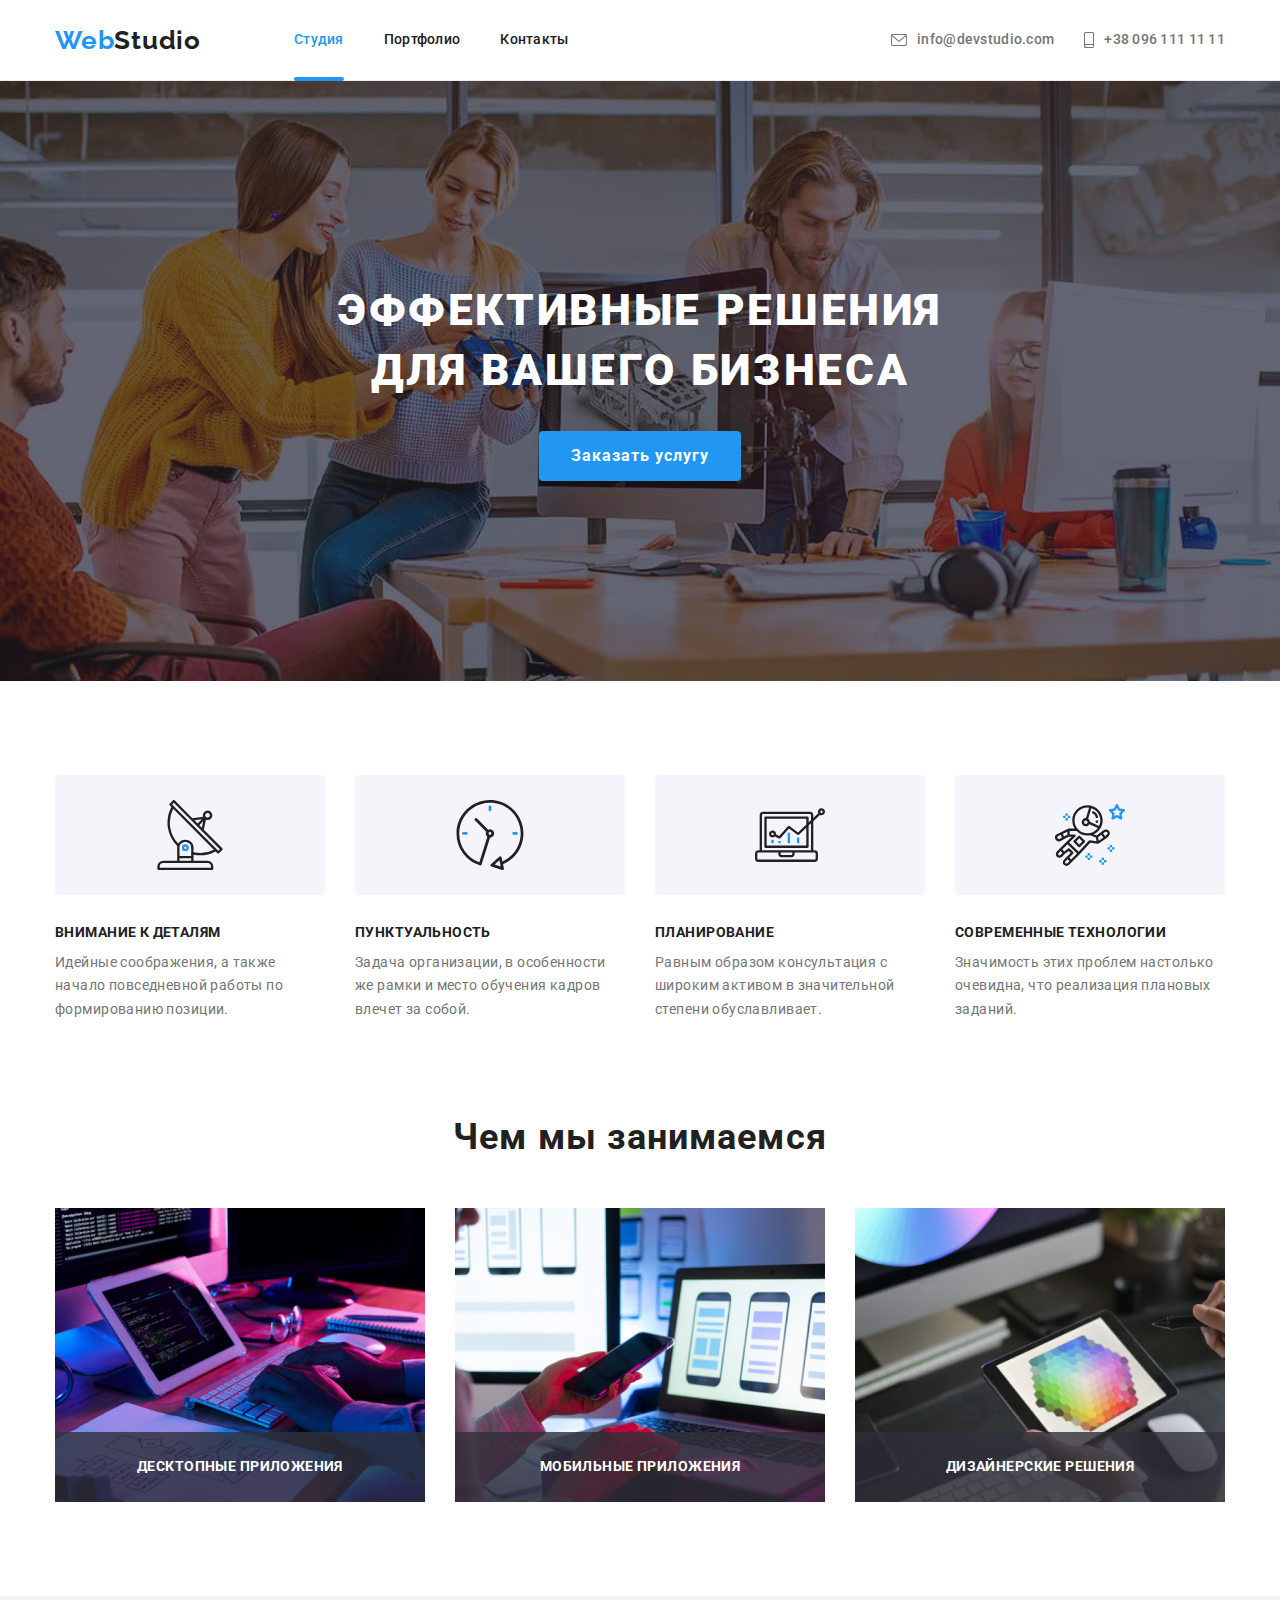
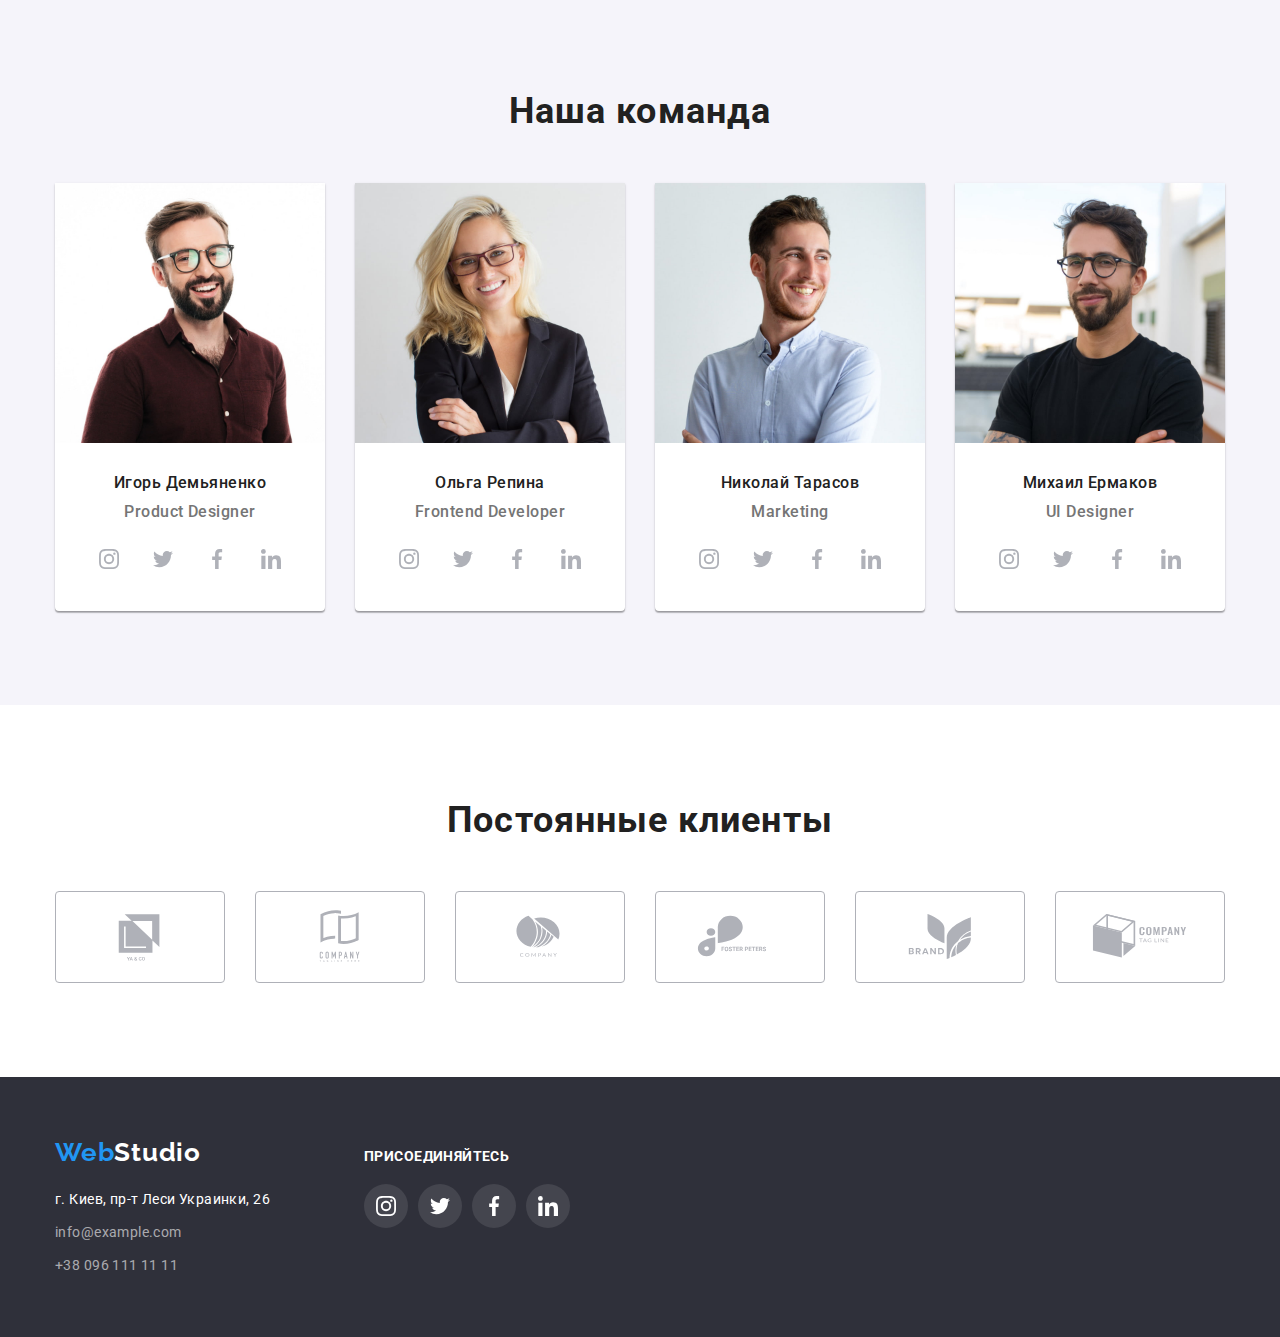
<file: index.html>
<!DOCTYPE html>
<html lang="ru">
  <head>
    <meta charset="UTF-8" />
    <meta http-equiv="X-UA-Compatible" content="IE=edge" />
    <meta name="viewport" content="width=device-width, initial-scale=1.0" />
    <title>Студия</title>
    <link rel="preconnect" href="https://fonts.googleapis.com" />
    <link rel="preconnect" href="https://fonts.gstatic.com" crossorigin />
    <link
      href="https://fonts.googleapis.com/css2?family=Raleway:wght@700&family=Roboto:wght@400;500;700;900&display=swap"
      rel="stylesheet"
    />
    <link
      rel="stylesheet"
      href="https://cdn.jsdelivr.net/npm/modern-normalize@1.1.0/modern-normalize.min.css"
    />
    <link rel="stylesheet" href="./css/styles.css" />
  </head>
  <body>
    <!--header-->
    <header class="header">
      <div class="container header-container">
        <a class="logo link" href="./index.html" lang="en">
          <span class="logo-blue">Web</span>Studio</a
        >
        <nav class="nav">
          <ul class="nav-list list">
            <li class="nav-item">
              <a class="nav-link link current" href="./index.html">Студия</a>
            </li>
            <li class="nav-item"><a class="nav-link link" href="./portfolio.html">Портфолио</a></li>
            <li class="nav-item"><a class="nav-link link" href="">Контакты</a></li>
          </ul>
        </nav>
        <ul class="contacts list">
          <li class="contacts-mail">
            <a class="nav-link contact-link link" href="mailto:">
              <svg class="header-icon" width="16" height="12">
                <use href="./images/icons.svg#envelope-hover"></use>
              </svg>
              info@devstudio.com</a
            >
          </li>
          <li class="contacts-tel">
            <a class="nav-link contact-link link" href="tel:+380961111111">
              <svg class="header-icon" width="10" height="16">
                <use href="./images/icons.svg#smartphone"></use>
              </svg>
              +38 096 111 11 11</a
            >
          </li>
        </ul>
      </div>
    </header>

    <!--content-->
    <main class="main">
      <!--Main banner-->
      <section class="hero">
        <div class="container">
          <h1 class="hero-txt">Эффективные решения для вашего бизнеса</h1>
          <button class="hero-button" type="button" data-modal-open>Заказать услугу</button>
        </div>
      </section>

      <!-- benefits -->
      <section class="benefits section">
        <div class="container">
          <h2 class="benefits-main-title visually-hidden">Наши преимущества</h2>
          <ul class="benefits-list list">
            <li class="benefits-item list">
              <div class="benefits-block-icon">
                <svg class="benefits-icon" width="70" height="70">
                  <use href="./images/icons.svg#antenna"></use>
                </svg>
              </div>
              <h3 class="benefits-title">Внимание к деталям</h3>
              <p class="benefits-txt">
                Идейные соображения, а также начало повседневной работы по формированию позиции.
              </p>
            </li>
            <li class="benefits-item list">
              <div class="benefits-block-icon">
                <svg class="benefits-icon" width="70" height="70">
                  <use href="./images/icons.svg#clock"></use>
                </svg>
              </div>
              <h3 class="benefits-title">Пунктуальность</h3>
              <p class="benefits-txt">
                Задача организации, в особенности же рамки и место обучения кадров влечет за собой.
              </p>
            </li>
            <li class="benefits-item list">
              <div class="benefits-block-icon">
                <svg class="benefits-icon" width="70" height="70">
                  <use href="./images/icons.svg#diagram"></use>
                </svg>
              </div>
              <h3 class="benefits-title">Планирование</h3>
              <p class="benefits-txt">
                Равным образом консультация с широким активом в значительной степени обуславливает.
              </p>
            </li>
            <li class="benefits-item list">
              <div class="benefits-block-icon">
                <svg class="benefits-icon" width="70" height="70">
                  <use href="./images/icons.svg#astronaut"></use>
                </svg>
              </div>
              <h3 class="benefits-title">Современные технологии</h3>
              <p class="benefits-txt">
                Значимость этих проблем настолько очевидна, что реализация плановых заданий.
              </p>
            </li>
          </ul>
        </div>
      </section>

      <!-- our work -->
      <section class="work section">
        <div class="container">
          <h2 class="work-title">Чем мы занимаемся</h2>
          <ul class="work-list list">
            <li class="work-item">
              <div class="work-block">
                <img
                  class="work-img"
                  src="./images/our_work/img_2_1.jpg"
                  alt="разработка кода десктопных приложений"
                  width="370"
                  height="294"
                />
                <div class="work-lower"><p class="work-text">Десктопные приложения</p></div>
              </div>
            </li>
            <li class="work-item">
              <div class="work-block">
                <img
                  class="work-img"
                  src="./images/our_work/img_2_2.jpg"
                  alt="разработка мобильных приложений"
                  width="370"
                  height="294"
                />
                <div class="work-lower"><p class="work-text">Мобильные приложения</p></div>
              </div>
            </li>
            <li class="work-item">
              <div class="work-block">
                <img
                  class="work-img"
                  src="./images/our_work/img_2_3.jpg"
                  alt="разработка дизайна"
                  width="370"
                  height="294"
                />
                <div class="work-lower"><p class="work-text">Дизайнерские решения</p></div>
              </div>
            </li>
          </ul>
        </div>
      </section>

      <!-- our team -->
      <section class="team section">
        <div class="container">
          <h2 class="team-title">Наша команда</h2>
          <ul class="team-list list">
            <li class="team-item">
              <img
                class="team-img"
                src="./images/our_team/img_3_1.jpg"
                alt="мужчина в очках и бородой"
                width="270"
                height="260"
              />
              <div class="team-content">
                <h3 class="team-name">Игорь Демьяненко</h3>
                <p class="team-position" lang="en">Product Designer</p>
                <ul class="team-socials list">
                  <li class="team-socials-item">
                    <a class="team-socials-link link" href="" aria-label="Instagram">
                      <svg class="team-socials-icon" width="20" height="20">
                        <use href="./images/icons.svg#instagram"></use>
                      </svg>
                    </a>
                  </li>
                  <li class="team-socials-item">
                    <a class="team-socials-link link" href="" aria-label="Twitter">
                      <svg class="team-socials-icon" width="20" height="20">
                        <use href="./images/icons.svg#twitter"></use>
                      </svg>
                    </a>
                  </li>
                  <li class="team-socials-item">
                    <a class="team-socials-link link" href="" aria-label="Facebook">
                      <svg class="team-socials-icon" width="20" height="20">
                        <use href="./images/icons.svg#facebook"></use>
                      </svg>
                    </a>
                  </li>
                  <li class="team-socials-item">
                    <a class="team-socials-link link" href="" aria-label="Linkedin">
                      <svg class="team-socials-icon" width="20" height="20">
                        <use href="./images/icons.svg#linkedin"></use>
                      </svg>
                    </a>
                  </li>
                </ul>
              </div>
            </li>
            <li class="team-item">
              <img
                class="team-img"
                src="./images/our_team/img_3_2.jpg"
                alt="женщина блондинка в очках"
                width="270"
                height="260"
              />
              <div class="team-content">
                <h3 class="team-name">Ольга Репина</h3>
                <p class="team-position" lang="en">Frontend Developer</p>
                <ul class="team-socials list">
                  <li class="team-socials-item">
                    <a class="team-socials-link link" href="" aria-label="Instagram">
                      <svg class="team-socials-icon" width="20" height="20">
                        <use href="./images/icons.svg#instagram"></use>
                      </svg>
                    </a>
                  </li>
                  <li class="team-socials-item">
                    <a class="team-socials-link link" href="" aria-label="Twitter">
                      <svg class="team-socials-icon" width="20" height="20">
                        <use href="./images/icons.svg#twitter"></use>
                      </svg>
                    </a>
                  </li>
                  <li class="team-socials-item">
                    <a class="team-socials-link link" href="" aria-label="Facebook">
                      <svg class="team-socials-icon" width="20" height="20">
                        <use href="./images/icons.svg#facebook"></use>
                      </svg>
                    </a>
                  </li>
                  <li class="team-socials-item">
                    <a class="team-socials-link link" href="" aria-label="Linkedin">
                      <svg class="team-socials-icon" width="20" height="20">
                        <use href="./images/icons.svg#linkedin"></use>
                      </svg>
                    </a>
                  </li>
                </ul>
              </div>
            </li>
            <li class="team-item">
              <img
                class="team-img"
                src="./images/our_team/img_3_3.jpg"
                alt="мужчина с улыбкой"
                width="270"
                height="260"
              />
              <div class="team-content">
                <h3 class="team-name">Николай Тарасов</h3>
                <p class="team-position" lang="en">Marketing</p>
                <ul class="team-socials list">
                  <li class="team-socials-item">
                    <a class="team-socials-link link" href="" aria-label="Instagram">
                      <svg class="team-socials-icon" width="20" height="20">
                        <use href="./images/icons.svg#instagram"></use>
                      </svg>
                    </a>
                  </li>
                  <li class="team-socials-item">
                    <a class="team-socials-link link" href="" aria-label="Twitter">
                      <svg class="team-socials-icon" width="20" height="20">
                        <use href="./images/icons.svg#twitter"></use>
                      </svg>
                    </a>
                  </li>
                  <li class="team-socials-item">
                    <a class="team-socials-link link" href="" aria-label="Facebook">
                      <svg class="team-socials-icon" width="20" height="20">
                        <use href="./images/icons.svg#facebook"></use>
                      </svg>
                    </a>
                  </li>
                  <li class="team-socials-item">
                    <a class="team-socials-link link" href="" aria-label="Linkedin">
                      <svg class="team-socials-icon" width="20" height="20">
                        <use href="./images/icons.svg#linkedin"></use>
                      </svg>
                    </a>
                  </li>
                </ul>
              </div>
            </li>
            <li class="team-item">
              <img
                class="team-img"
                src="./images/our_team/img_3_4.jpg"
                alt="тщеславний мужик в очках и бородой"
                width="270"
                height="260"
              />
              <div class="team-content">
                <h3 class="team-name">Михаил Ермаков</h3>
                <p class="team-position" lang="en">UI Designer</p>
                <ul class="team-socials list">
                  <li class="team-socials-item">
                    <a class="team-socials-link link" href="" aria-label="Instagram">
                      <svg class="team-socials-icon" width="20" height="20">
                        <use href="./images/icons.svg#instagram"></use>
                      </svg>
                    </a>
                  </li>
                  <li class="team-socials-item">
                    <a class="team-socials-link link" href="" aria-label="Twitter">
                      <svg class="team-socials-icon" width="20" height="20">
                        <use href="./images/icons.svg#twitter"></use>
                      </svg>
                    </a>
                  </li>
                  <li class="team-socials-item">
                    <a class="team-socials-link link" href="" aria-label="Facebook">
                      <svg class="team-socials-icon" width="20" height="20">
                        <use href="./images/icons.svg#facebook"></use>
                      </svg>
                    </a>
                  </li>
                  <li class="team-socials-item">
                    <a class="team-socials-link link" href="" aria-label="Linkedin">
                      <svg class="team-socials-icon" width="20" height="20">
                        <use href="./images/icons.svg#linkedin"></use>
                      </svg>
                    </a>
                  </li>
                </ul>
              </div>
            </li>
          </ul>
        </div>
      </section>

      <!--permanent clients -->
      <section class="clients section">
        <div class="container">
          <h2 class="clients-title">Постоянные клиенты</h2>
          <ul class="clients-list list">
            <li class="clients-item">
              <a class="clients-link link" href="" aria-label="company-1">
                <svg class="socials-icon" width="106" height="60">
                  <use href="./images/icons.svg#logo-1"></use>
                </svg>
              </a>
            </li>
            <li class="clients-item">
              <a class="clients-link link" href="" aria-label="company-2">
                <svg class="socials-icon" width="106" height="60">
                  <use href="./images/icons.svg#logo-2"></use>
                </svg>
              </a>
            </li>
            <li class="clients-item">
              <a class="clients-link link" href="" aria-label="company-3">
                <svg class="socials-icon" width="106" height="60">
                  <use href="./images/icons.svg#logo-3"></use>
                </svg>
              </a>
            </li>
            <li class="clients-item">
              <a class="clients-link link" href="" aria-label="company-4">
                <svg class="socials-icon" width="106" height="60">
                  <use href="./images/icons.svg#logo-4"></use>
                </svg>
              </a>
            </li>
            <li class="clients-item">
              <a class="clients-link link" href="" aria-label="company-5">
                <svg class="socials-icon" width="106" height="60">
                  <use href="./images/icons.svg#logo-5"></use>
                </svg>
              </a>
            </li>
            <li class="clients-item">
              <a class="clients-link link" href="" aria-label="company-6">
                <svg class="socials-icon" width="106" height="60">
                  <use href="./images/icons.svg#logo-6"></use>
                </svg>
              </a>
            </li>
          </ul>
        </div>
      </section>
    </main>

    <!--footer-->

    <footer class="footer">
      <div class="container footer-display">
        <div class="adress-block">
          <a class="logo logo-footer link" href="./index.html" lang="en"
            ><span class="logo-blue">Web</span>Studio</a
          >
          <address class="address">
            <p class="address-fact">г. Киев, пр-т Леси Украинки, 26</p>
            <ul class="address-list list">
              <li class="address-item">
                <a class="address-link link" href="mailto:">info@example.com</a>
              </li>
              <li class="address-item">
                <a class="address-link link" href="tel:+380961111111">+38 096 111 11 11</a>
              </li>
            </ul>
          </address>
        </div>
        <div class="socials-block">
          <p class="text-social">присоединяйтесь</p>
          <ul class="footer-socials list">
            <li class="footer-socials-item">
              <a class="footer-socials-link link" href="" aria-label="Instagram">
                <svg class="footer-socials-icon" width="20" height="20">
                  <use href="./images/icons.svg#instagram"></use>
                </svg>
              </a>
            </li>
            <li class="footer-socials-item">
              <a class="footer-socials-link link" href="" aria-label="Twitter">
                <svg class="footer-socials-icon" width="20" height="20">
                  <use href="./images/icons.svg#twitter"></use>
                </svg>
              </a>
            </li>
            <li class="footer-socials-item">
              <a class="footer-socials-link link" href="" aria-label="Facebook">
                <svg class="footer-socials-icon" width="20" height="20">
                  <use href="./images/icons.svg#facebook"></use>
                </svg>
              </a>
            </li>
            <li class="footer-socials-item">
              <a class="footer-socials-link link" href="" aria-label="Linkedin">
                <svg class="footer-socials-icon" width="20" height="20">
                  <use href="./images/icons.svg#linkedin"></use>
                </svg>
              </a>
            </li>
          </ul>
        </div>
      </div>
    </footer>
    <div class="backdrop is-hidden" data-modal>
      <div class="modal">
        <button class="button-close" data-modal-close>
          <svg class="modal-icon" width="18" height="18">
            <use href="./images/icons.svg#cross"></use>
          </svg>
        </button>
      </div>
    </div>
    <script src="./js/modal.js"></script>
  </body>
</html>
</file>
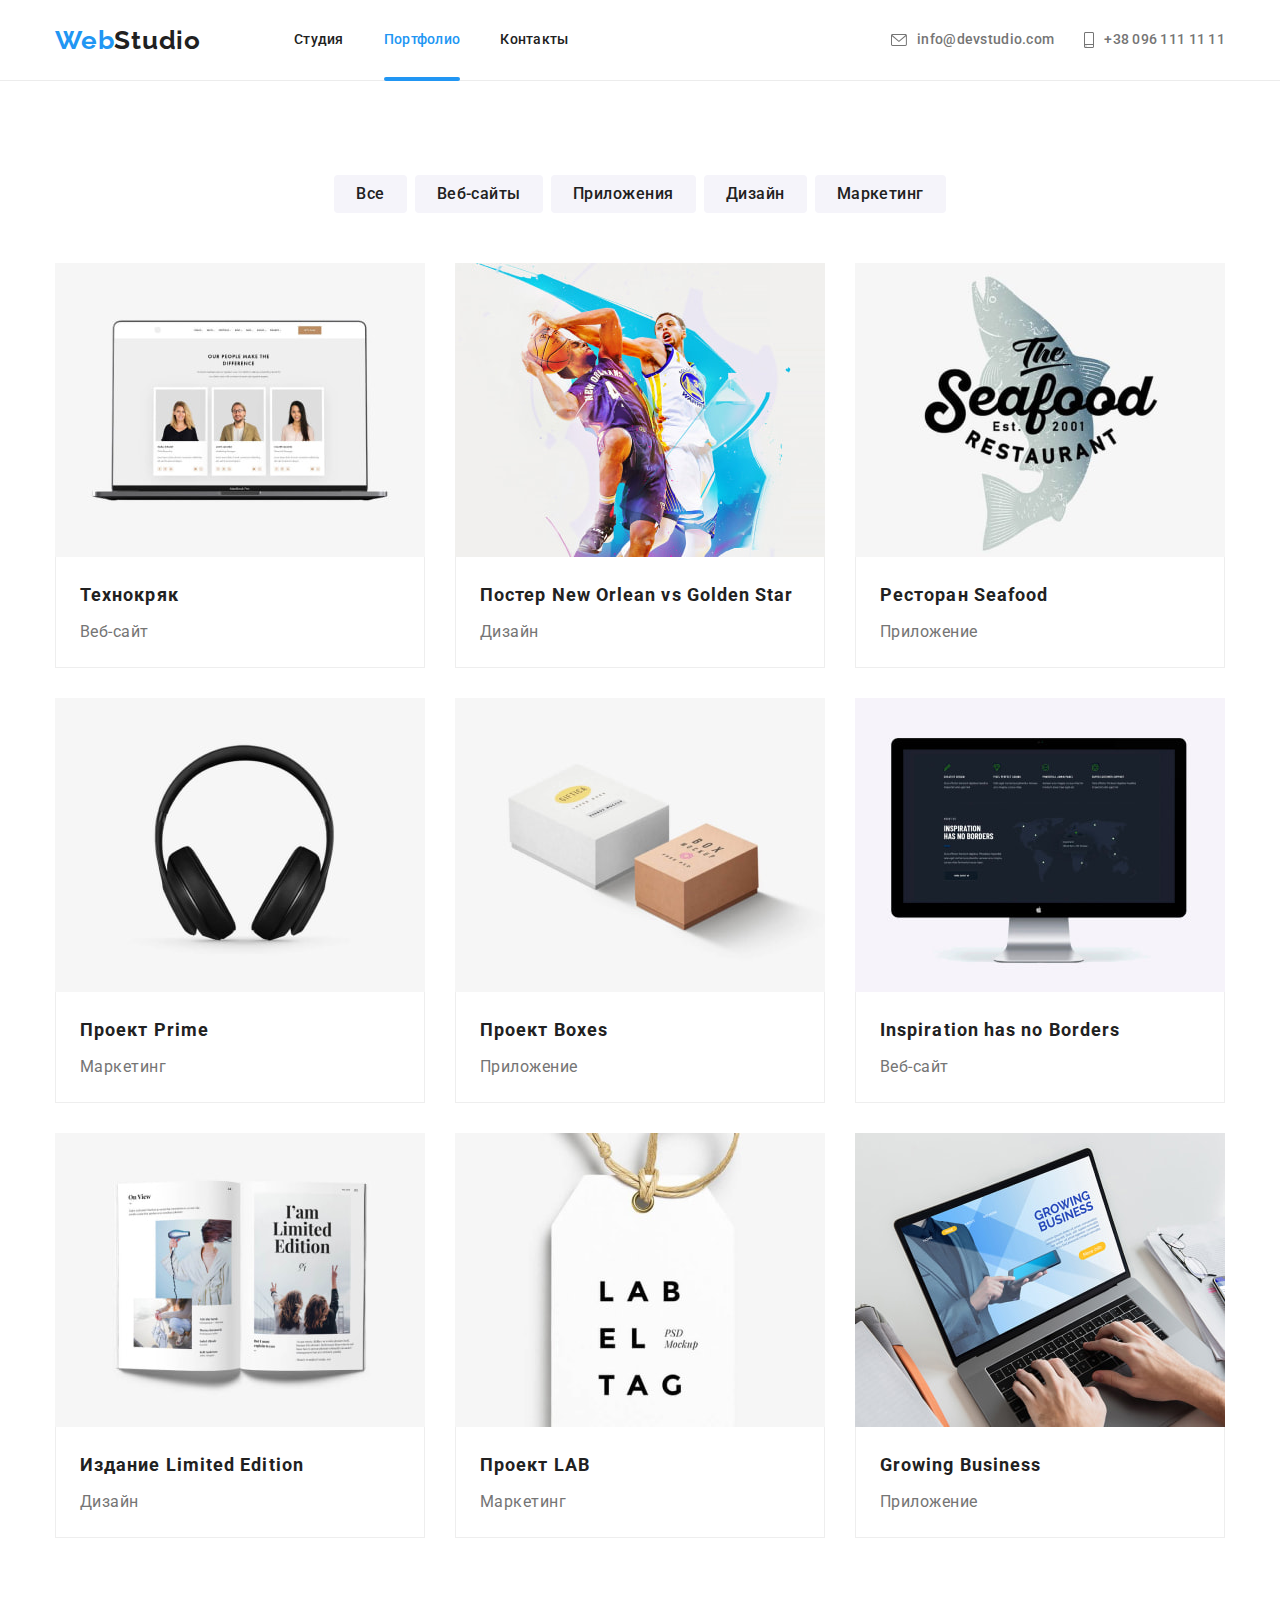
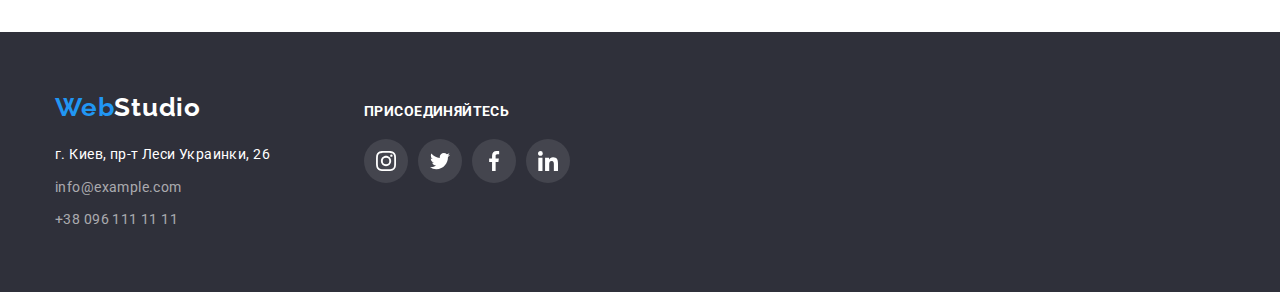
<file: portfolio.html>
<!DOCTYPE html>
<html lang="ru">
  <head>
    <meta charset="UTF-8" />
    <meta http-equiv="X-UA-Compatible" content="IE=edge" />
    <meta name="viewport" content="width=device-width, initial-scale=1.0" />
    <title>Портфолио</title>
    <link rel="preconnect" href="https://fonts.googleapis.com" />
    <link rel="preconnect" href="https://fonts.gstatic.com" crossorigin />
    <link
      href="https://fonts.googleapis.com/css2?family=Raleway:wght@700&family=Roboto:wght@400;500;700;900&display=swap"
      rel="stylesheet"
    />
    <link
      rel="stylesheet"
      href="https://cdn.jsdelivr.net/npm/modern-normalize@1.1.0/modern-normalize.min.css"
    />
    <link rel="stylesheet" href="./css/styles.css" />
  </head>
  <body>
    <!--header-->
    <header class="header">
      <div class="container header-container">
        <a class="logo link" href="./index.html" lang="en">
          <span class="logo-blue">Web</span>Studio</a
        >
        <nav class="nav">
          <ul class="nav-list list">
            <li class="nav-item"><a class="nav-link link" href="./index.html">Студия</a></li>
            <li class="nav-item">
              <a class="nav-link link current" href="./portfolio.html">Портфолио</a>
            </li>
            <li class="nav-item"><a class="nav-link link" href="">Контакты</a></li>
          </ul>
        </nav>
        <ul class="contacts list">
          <li class="contacts-mail">
            <a class="nav-link contact-link link" href="mailto:">
              <svg class="header-icon" width="16" height="12">
                <use href="./images/icons.svg#envelope-hover"></use>
              </svg>
              info@devstudio.com</a
            >
          </li>
          <li class="contacts-tel">
            <a class="nav-link contact-link link" href="tel:+380961111111">
              <svg class="header-icon" width="10" height="16">
                <use href="./images/icons.svg#smartphone"></use>
              </svg>
              +38 096 111 11 11</a
            >
          </li>
        </ul>
      </div>
    </header>

    <main class="main-portfolio">
      <h1 class="visually-hidden" hidden>Портфолио</h1>
      <section class="button-filter section">
        <div class="container">
          <ul class="button-list list">
            <li class="button-filter-item">
              <button class="button-portfolio" type="button">Все</button>
            </li>
            <li class="button-filter-item">
              <button class="button-portfolio" type="button">Веб-сайты</button>
            </li>
            <li class="button-filter-item">
              <button class="button-portfolio" type="button">Приложения</button>
            </li>
            <li class="button-filter-item">
              <button class="button-portfolio" type="button">Дизайн</button>
            </li>
            <li class="button-filter-item">
              <button class="button-portfolio" type="button">Маркетинг</button>
            </li>
          </ul>
          <ul class="portfolio-list list">
            <li class="portfolio-item">
              <a class="portfolio-link link" href="">
                <div class="portfolio-overlay">
                  <img
                    class="portfolio-img"
                    src="./images/portfolio/img-p-1.jpg"
                    alt="ноутбук с сайтом"
                    width="370"
                    height="294"
                  />
                  <div class="img-overlay">
                    <p class="text-overlay">
                      Технокряк это современная площадка распространения коронавируса. Компании
                      используют эту платформу для цифрового шпионажа и атак на защищённые сервера
                      конкурентов.
                    </p>
                  </div>
                </div>

                <div class="portfolio-content">
                  <h2 class="portfolio-item-title">Технокряк</h2>
                  <p class="portfolio-description">Веб-сайт</p>
                </div></a
              >
            </li>
            <li class="portfolio-item">
              <a class="portfolio-link link" href="">
                <div class="portfolio-overlay">
                  <img
                    class="portfolio-img"
                    src="./images/portfolio/img-p-2.jpg"
                    alt="двое спортсменов играют в баскетбол"
                    width="370"
                    height="294"
                  />
                  <div class="img-overlay">
                    <p class="text-overlay">
                      Технокряк это современная площадка распространения коронавируса. Компании
                      используют эту платформу для цифрового шпионажа и атак на защищённые сервера
                      конкурентов.
                    </p>
                  </div>
                </div>

                <div class="portfolio-content">
                  <h2 class="portfolio-item-title">Постер New Orlean vs Golden Star</h2>
                  <p class="portfolio-description">Дизайн</p>
                </div></a
              >
            </li>
            <li class="portfolio-item">
              <a class="portfolio-link link" href="">
                <div class="portfolio-overlay">
                  <img
                    class="portfolio-img"
                    src="./images/portfolio/img-p-3.jpg"
                    alt="логотип ресторана"
                    width="370"
                    height="294"
                  />
                  <div class="img-overlay">
                    <p class="text-overlay">
                      Технокряк это современная площадка распространения коронавируса. Компании
                      используют эту платформу для цифрового шпионажа и атак на защищённые сервера
                      конкурентов.
                    </p>
                  </div>
                </div>

                <div class="portfolio-content">
                  <h2 class="portfolio-item-title">Ресторан Seafood</h2>
                  <p class="portfolio-description">Приложение</p>
                </div></a
              >
            </li>
            <li class="portfolio-item">
              <a class="portfolio-link link" href="">
                <div class="portfolio-overlay">
                  <img
                    class="portfolio-img"
                    src="./images/portfolio/img-p-4.jpg"
                    alt="наушники"
                    width="370"
                    height="294"
                  />
                  <div class="img-overlay">
                    <p class="text-overlay">
                      Технокряк это современная площадка распространения коронавируса. Компании
                      используют эту платформу для цифрового шпионажа и атак на защищённые сервера
                      конкурентов.
                    </p>
                  </div>
                </div>

                <div class="portfolio-content">
                  <h2 class="portfolio-item-title">Проект Prime</h2>
                  <p class="portfolio-description">Маркетинг</p>
                </div></a
              >
            </li>
            <li class="portfolio-item">
              <a class="portfolio-link link" href="">
                <div class="portfolio-overlay">
                  <img
                    class="portfolio-img"
                    src="./images/portfolio/img-p-5.jpg"
                    alt="две коробки"
                    width="370"
                    height="294"
                  />
                  <div class="img-overlay">
                    <p class="text-overlay">
                      Технокряк это современная площадка распространения коронавируса. Компании
                      используют эту платформу для цифрового шпионажа и атак на защищённые сервера
                      конкурентов.
                    </p>
                  </div>
                </div>

                <div class="portfolio-content">
                  <h2 class="portfolio-item-title">Проект Boxes</h2>
                  <p class="portfolio-description">Приложение</p>
                </div></a
              >
            </li>
            <li class="portfolio-item">
              <a class="portfolio-link link" href="">
                <div class="portfolio-overlay">
                  <img
                    class="portfolio-img"
                    src="./images/portfolio/img-p-6.jpg"
                    alt="моноблок с сайтом"
                    width="370"
                    height="294"
                  />
                  <div class="img-overlay">
                    <p class="text-overlay">
                      Технокряк это современная площадка распространения коронавируса. Компании
                      используют эту платформу для цифрового шпионажа и атак на защищённые сервера
                      конкурентов.
                    </p>
                  </div>
                </div>

                <div class="portfolio-content">
                  <h2 class="portfolio-item-title" lang="en">Inspiration has no Borders</h2>
                  <p class="portfolio-description">Веб-сайт</p>
                </div></a
              >
            </li>
            <li class="portfolio-item">
              <a class="portfolio-link link" href="">
                <div class="portfolio-overlay">
                  <img
                    class="portfolio-img"
                    src="./images/portfolio/img-p-7.jpg"
                    alt="развернутый журнал"
                    width="370"
                    height="294"
                  />
                  <div class="img-overlay">
                    <p class="text-overlay">
                      Технокряк это современная площадка распространения коронавируса. Компании
                      используют эту платформу для цифрового шпионажа и атак на защищённые сервера
                      конкурентов.
                    </p>
                  </div>
                </div>

                <div class="portfolio-content">
                  <h2 class="portfolio-item-title">Издание Limited Edition</h2>
                  <p class="portfolio-description">Дизайн</p>
                </div></a
              >
            </li>

            <li class="portfolio-item">
              <a class="portfolio-link link" href="">
                <div class="portfolio-overlay">
                  <img
                    class="portfolio-img"
                    src="./images/portfolio/img-p-8.jpg"
                    alt="бирка с логотипом"
                    width="370"
                    height="294"
                  />
                  <div class="img-overlay">
                    <p class="text-overlay">
                      Технокряк это современная площадка распространения коронавируса. Компании
                      используют эту платформу для цифрового шпионажа и атак на защищённые сервера
                      конкурентов.
                    </p>
                  </div>
                </div>

                <div class="portfolio-content">
                  <h2 class="portfolio-item-title">Проект LAB</h2>
                  <p class="portfolio-description">Маркетинг</p>
                </div></a
              >
            </li>
            <li class="portfolio-item">
              <a class="portfolio-link link" href="">
                <div class="portfolio-overlay">
                  <img
                    class="portfolio-img"
                    src="./images/portfolio/img-p-9.jpg"
                    alt="руки на ноутбуке"
                    width="370"
                    height="294"
                  />
                  <div class="img-overlay">
                    <p class="text-overlay">
                      Технокряк это современная площадка распространения коронавируса. Компании
                      используют эту платформу для цифрового шпионажа и атак на защищённые сервера
                      конкурентов.
                    </p>
                  </div>
                </div>

                <div class="portfolio-content">
                  <h2 class="portfolio-item-title" lang="en">Growing Business</h2>
                  <p class="portfolio-description">Приложение</p>
                </div></a
              >
            </li>
          </ul>
        </div>
      </section>
    </main>

    <footer class="footer">
      <div class="container footer-display">
        <div class="adress-block">
          <a class="logo logo-footer link" href="./index.html" lang="en"
            ><span class="logo-blue">Web</span>Studio</a
          >
          <address class="address">
            <p class="address-fact">г. Киев, пр-т Леси Украинки, 26</p>
            <ul class="address-list list">
              <li class="address-item">
                <a class="address-link link" href="mailto:">info@example.com</a>
              </li>
              <li class="address-item">
                <a class="address-link link" href="tel:+380961111111">+38 096 111 11 11</a>
              </li>
            </ul>
          </address>
        </div>
        <div class="socials-block">
          <p class="text-social">присоединяйтесь</p>
          <ul class="footer-socials list">
            <li class="footer-socials-item">
              <a class="footer-socials-link link" href="" aria-label="Instagram">
                <svg class="footer-socials-icon" width="20" height="20">
                  <use href="./images/icons.svg#instagram"></use>
                </svg>
              </a>
            </li>
            <li class="footer-socials-item">
              <a class="footer-socials-link link" href="" aria-label="Twitter">
                <svg class="footer-socials-icon" width="20" height="20">
                  <use href="./images/icons.svg#twitter"></use>
                </svg>
              </a>
            </li>
            <li class="footer-socials-item">
              <a class="footer-socials-link link" href="" aria-label="Facebook">
                <svg class="footer-socials-icon" width="20" height="20">
                  <use href="./images/icons.svg#facebook"></use>
                </svg>
              </a>
            </li>
            <li class="footer-socials-item">
              <a class="footer-socials-link link" href="" aria-label="Linkedin">
                <svg class="footer-socials-icon" width="20" height="20">
                  <use href="./images/icons.svg#linkedin"></use>
                </svg>
              </a>
            </li>
          </ul>
        </div>
      </div>
    </footer>
    <script src="./js/modal.js"></script>
  </body>
</html>
</file>
<file: css/styles.css>
:root {
  /* fonts */
  --main-font: 'Roboto', sans-serif;
  --logo-font: 'Raleway', sans-serif;
  /* color fonts */
  --primary-txt: #212121;
  --logo-blue--hover-color: #2196f3;
  --hero-color--logo-white: #ffffff;
  --text-paragraph--contact-link: #757575;
  --link-text: #ffffff99;
  /* background-color */
  --background-main: #ffffff;
  --background-hero--background-footer: #2f303a;
  --background-team: #f5f4fa;
  --background-hover-batton: #188ce8;
  /* icons-color */
  --icon-socials-team: #afb1B8;
  /* animatoins */
  --cubic: cubic-bezier(0.4, 0, 0.2, 1)
}

/* Common styles */
body {
  font-family: var(--main-font);
  color: var(--primary-txt);
  background-color: var(--background-main);
}

h1,
h2,
h3,
p {
  margin-top: 0;
}

img {
  display: block;
  max-width: 100%;
  height: auto;
}

h1:last-child,
h2:last-child,
h3:last-child,
p:last-child {
  margin-bottom: 0;
}

.list {
  list-style: none;
  padding-left: 0;
  margin-top: 0;
  margin-bottom: 0;
}

.link {
  text-decoration: none;
}

.container {
  width: 1200px;
  padding-left: 15px;
  padding-right: 15px;
  margin-left: auto;
  margin-right: auto;
}

.section {
  padding-top: 94px;
  padding-bottom: 94px;
}

.visually-hidden {
  position: absolute;
  width: 1px;
  height: 1px;
  margin: -1px;
  border: 0;
  padding: 0;
  white-space: nowrap;
  clip-path: inset(100%);
  clip: rect(0 0 0 0);
  overflow: hidden;
}

/* header */
.header {
  border-bottom: 1px solid #ececec;

  background-color: var(--background-main);
}

/* fixed header */

/* .header {
  position: fixed;
  width: 100%;
  top: 0;
  left: 0;
  z-index: 1;
}

body {
  margin-top: 80px;
} */

.header-container {
  display: flex;
  align-items: center;
}

.logo {
  margin-right: 93px;

  font-family: var(--logo-font);
  color: var(--primary-txt);
  font-weight: bold;
  font-size: 26px;
  line-height: 1.19;
  letter-spacing: 0.03em;
}

.logo-blue {
  color: var(--logo-blue--hover-color);
}

.nav-list {
  display: flex;
  align-items: center;
}

.nav-item {
  margin-right: 40px;
  position: relative;
}

.current::after {
  position: absolute;

  display: block;
  content: "";

  bottom: -1px;
  width: 100%;
  height: 4px;
  background-color: var(--logo-blue--hover-color);
  border-radius: 2px;
}

.nav-item:last-child {
  margin: 0;
}

.contacts {
  display: flex;
  align-items: center;
  margin-left: auto;
}

.contacts-tel {
  margin-left: 30px;
}

.nav-link {
  display: block;
  padding-top: 32px;
  padding-bottom: 32px;

  color: var(--primary-txt);
  font-weight: 500;
  font-size: 14px;
  line-height: 1.14;
  letter-spacing: 0.02em;

  transition: color 250ms var(--cubic);
}

.contact-link {
  display: flex;
  align-items: center;
  color: var(--text-paragraph--contact-link);
}

.header-icon {
  margin-right: 10px;
  fill: currentColor;
} 

.nav-link:hover,
.nav-link:focus {
  color: var(--logo-blue--hover-color);
}

.nav-link.current {
  color: var(--logo-blue--hover-color);
}

/* main-index */
/* hero */
.hero {
  padding: 200px 0;
  max-width: 1600px;

  margin-left: auto;
  margin-right: auto;

  background-color: var(--background-hero--background-footer);
  background-image:linear-gradient(
    to right,
      rgba(47, 48, 58, 0.4),
      rgba(47, 48, 58, 0.4)
  ),
   url(../images/background/img-back.jpg);
  background-size: cover;
  background-position: center;
  

}

.hero-txt {
  max-width: 696px;
  margin-left: auto;
  margin-right: auto;
  margin-bottom: 30px;

  color: var(--hero-color--logo-white);
  font-weight: 900;
  font-size: 44px;
  line-height: 1.36;
  text-align: center;
  letter-spacing: 0.06em;
  text-transform: uppercase;
}

.hero-button {
  margin-left: auto;
  margin-right: auto;
  padding: 10px 32px;
  box-shadow: 0px 4px 4px rgba(0, 0, 0, 0.15);
  border: none;
  border-radius: 4px;
  max-width: 350px;
  min-width: 200px;

  font-family: var(--main-font);
  color: var(--hero-color--logo-white);
  font-weight: bold;
  font-size: 16px;
  line-height: 1.87;
  display: flex;
  align-items: center;
  text-align: center;
  letter-spacing: 0.06em;
  background-color: var(--logo-blue--hover-color);
  cursor: pointer;

  transition: background-color 250ms var(--cubic);
}

.hero-button:hover,
.hero-button:focus {
  background-color: var(--background-hover-batton);
}

/* benefits */
.benefits {
  padding-bottom: 0;
}

.benefits-list {
  display: flex;
}

.benefits-item {
  margin-right: 30px;
  flex-basis: calc((100% - 90px) / 4);
}

.benefits-item:last-child {
  margin-right: 0;
}

.benefits-block-icon {
display: flex;
justify-content: center;
align-items: center;

width: 270px;
height: 120px;

background-color: var(--background-team);
border-radius: 4px;

margin-bottom: 30px;
}

.benefits-icon {
fill: var(--primary-txt);
    
}

.benefits-title {
  margin-bottom: 10px;

  font-size: 14px;
  line-height: 1.14;
  letter-spacing: 0.03em;
  text-transform: uppercase;
}

.benefits-txt {
  color: var(--text-paragraph--contact-link);
  font-size: 14px;
  line-height: 1.71;
  letter-spacing: 0.03em;
}

/* our work  */
/* our team */
/* title */
.work-title,
.team-title,
.clients-title {
  margin-bottom: 50px;

  font-size: 36px;
  line-height: 1.17;
  text-align: center;
  letter-spacing: 0.03em;
}

/* our work  */
.work-list {
  display: flex;
}

.work-item {
  margin-right: 30px;
}

.work-item:last-child {
  margin-right: 0;
}

.work-block {
  position: relative;
  }


  .work-lower {
  display: flex;
  justify-content: center;
  align-items: center;

  bottom: 0;
  position: absolute;
  width: 100%;
  height: 70px;
  background-color: rgba(47, 48, 58, 0.8);
}

.work-text {
  
  font-style: normal;
  font-weight: 700;
  font-size: 14px;
  line-height: 1.14;
  text-align: center;
  letter-spacing: 0.03em;
  text-transform: uppercase;
  color: var(--hero-color--logo-white);
}

/* our team */
.team {
  background-color: var(--background-team);
}

.team-list {
  display: flex;
}

.team-item {
  margin-right: 30px;

  background: var(--background-main);

  box-shadow: 0px 1px 3px rgba(0, 0, 0, 0.12), 0px 1px 1px rgba(0, 0, 0, 0.14),
    0px 2px 1px rgba(0, 0, 0, 0.2);
  border-radius: 0px 0px 4px 4px;
}

.team-item:last-child {
  margin-right: 0;
}

.team-content {
  padding: 30px 32px;
}

.team-name {
  margin-bottom: 10px;

  font-weight: 500;
  font-size: 16px;
  line-height: 1.19;
  text-align: center;
  letter-spacing: 0.03em;
}

.team-position {
  color: var(--text-paragraph--contact-link);
  font-weight: normal;

  font-weight: 500;
  font-size: 16px;
  line-height: 1.19;
  text-align: center;
  letter-spacing: 0.03em;
}

.team-socials {
  display: flex;
  align-items: center;
  justify-content: center
}

.team-socials-item:not(:last-child) {
  margin-right: 10px;
}

.team-socials-link {
  display: flex;
  justify-content: center;
  align-items: center;

  width: 44px;
  height: 44px;

  background-color: var(--background-main);
  border-radius: 50%;

  color: var(--icon-socials-team);

  transition: background-color 250ms var(--cubic), color 250ms var(--cubic);
  }

.team-socials-link:hover,
.team-socials-link:focus {
  background-color: var(--logo-blue--hover-color);
  color: var(--hero-color--logo-white);
}

.team-socials-icon {
 fill: currentColor;
}

/* permanent clients */

.clients-list{
  display: flex;
  align-items: center;
  justify-content: center
}

.clients-item:not(:last-child) {
  margin-right: 30px;
}

.clients-link {
  display: flex;
  justify-content: center;
  align-items: center;
  
  width: 170px;
  height: 92px;

  color: var(--icon-socials-team);

  border: 1px solid var(--icon-socials-team);
  box-sizing: border-box;
  border-radius: 4px;

  transition: color 250ms var(--cubic),
  border 250ms var(--cubic);
}

.socials-icon {
fill: currentColor;
}

.clients-link:hover,
.clients-link:focus {
  color: var(--logo-blue--hover-color);
  border: 1px solid var(--logo-blue--hover-color);
}

/* portfolio */
.button-list {
  display: flex;
  justify-content: center;
  margin-bottom: 50px;
}

.button-filter-item {
  margin-right: 8px;
}

.button-filter-item:last-child {
  margin-right: 0;
}

.button-portfolio {
  padding: 6px 22px;
  border: none;
  border-radius: 4px;
  max-width: 150px;

  font-family: var(--main-font);
  color: var(--primary-txt);
  font-weight: 500;
  font-size: 16px;
  line-height: 1.62;
  text-align: center;
  letter-spacing: 0.03em;
  background-color: var(--background-team);
  cursor: pointer;

  transition: background-color 250ms var(--cubic),
  color 250ms var(--cubic),
  box-shadow 250ms var(--cubic);
}

.button-portfolio:hover,
.button-portfolio:focus {
  color: var(--hero-color--logo-white);
  background-color: var(--logo-blue--hover-color);
  box-shadow: 0px 3px 1px rgba(0, 0, 0, 0.1),
  0px 1px 2px rgba(0, 0, 0, 0.08),
  0px 2px 2px rgba(0, 0, 0, 0.12);
}

.portfolio-list {
  display: flex;
  flex-wrap: wrap;
}

.portfolio-item {
  background: var(--background-main);

  margin-bottom: 30px;
  margin-right: 30px;
}

.portfolio-item:nth-last-child(-n + 3) {
  margin-bottom: 0;
}

.portfolio-item:nth-child(3n + 3) {
  margin-right: 0;
}

.portfolio-link {
  display: block;

  transition: box-shadow 250ms var(--cubic);
}

.portfolio-overlay {
  position: relative;
  overflow: hidden;
}

.img-overlay {
  opacity: 0;
  padding: 0 24px;
  
  display: flex;
  align-items: center;
 
  bottom: 0;
  position: absolute;
  width: 100%;
  height: 100%;
  background-color: rgba(33, 150, 243, 0.9);

  transform: translateY(100%);
  transition: transform 250ms var(--cubic);

  }

.text-overlay {
  font-weight: 400;
  font-size: 18px;
  line-height: 1.56;
   
  letter-spacing: 0.03em;
  color: var(--hero-color--logo-white);
}

.portfolio-link:hover .img-overlay{
opacity: 1;

transform: translateY(0);
}

.portfolio-link:hover,
.portfolio-link:focus {
  box-shadow: 0px 1px 1px rgba(0, 0, 0, 0.12),
  0px 4px 4px rgba(0, 0, 0, 0.06),
  1px 4px 6px rgba(0, 0, 0, 0.16);
}

.portfolio-content {
  border: 1px solid #eeeeee;
  border-top: none;
  padding: 20px 24px;
}

.portfolio-item-title {
  margin-bottom: 4px;

  color: var(--primary-txt);
  font-size: 18px;
  line-height: 2;
  letter-spacing: 0.06em;
}

.portfolio-description {
  color: var(--text-paragraph--contact-link);
  line-height: 1.87;
  letter-spacing: 0.03em;
}

/* footer */
.footer {
  padding-top: 60px;
  padding-bottom: 60px;

  background-color: var(--background-hero--background-footer);
}

.logo-footer {
  display: block;
  margin-bottom: 20px;

  color: var(--hero-color--logo-white);
}

.address {
  font-family: var(--main-font);
  font-style: normal;
  color: var(--hero-color--logo-white);
  font-weight: normal;
  font-size: 14px;
  line-height: 1.71;
  letter-spacing: 0.03em;
}

.address-item,
.address-fact {
  margin-bottom: 9px;
}

.address-item:last-child {
  margin-bottom: 0;
}

.address-link {
  color: var(--link-text);

  transition: color 250ms var(--cubic);
}

.address-link:hover,
.address-link:focus {
  color: var(--logo-blue--hover-color);
}

.footer-display {
  display: flex;
  align-items: baseline;
}

.adress-block {
margin-right: 70px;
}

.text-social {
  font-style: normal;
  font-weight: 700;
  font-size: 14px;
  line-height: 16px;
  letter-spacing: 0.03em;
  text-transform: uppercase;

  color: var(--hero-color--logo-white);

  margin-bottom: 20px;
}

.footer-socials {
  display: flex;
  align-items: center;
  justify-content: center
}

.footer-socials-item:not(:last-child) {
  margin-right: 10px;
}

.footer-socials-link {
  display: flex;
  justify-content: center;
  align-items: center;

  width: 44px;
  height: 44px;

  background-color: rgba(255, 255, 255, 0.1);
  border-radius: 50%;

  color: var(--hero-color--logo-white);

  transition: background-color 250ms cubic-bezier(0.4, 0, 0.2, 1);
}

.footer-socials-link:hover,
.footer-socials-link:focus {
  background-color: var(--logo-blue--hover-color);
}

.footer-socials-icon {
  fill: currentColor;
}

/* Modal window */

.backdrop {
  position: fixed;
  top: 0;
  left: 0;
  width: 100%;
  height: 100%;
  background-color: rgba(0, 0, 0, 0.2);

  opacity: 1;
  visibility: visible;
  pointer-events: inherit;
  transition: opacity 250ms var(--cubic), visibility 250ms var(--cubic);
}

.backdrop.is-hidden {
  opacity: 0;
  visibility: hidden;
  pointer-events: none;
}

.backdrop.is-hidden .modal {
transform: translate(-50%, -50%) scale(0.5);
transition: transform 250ms var(--cubic);
}

.modal {
  position: absolute;

  top: 50%;
  left: 50%;
  width: 528px;
  height: 581px;

  background-color: var(--hero-color--logo-white);

  transform: translate(-50%, -50%) scale(1);
  transition: transform 250ms var(--cubic);
}

.button-close {
  position: absolute;
  right: 9px;
  top: 7px;
  display: flex;
  align-items: center;
  justify-content: center;
  width: 30px;
  height: 30px;
  background: var(--background-main);
  border: 1px solid rgba(0, 0, 0, 0.2);
  border-radius: 50%;
  color: #000;
  cursor: pointer;
  padding: 0; 
}

.modal-icon {
  fill: currentColor;
}
</file>
